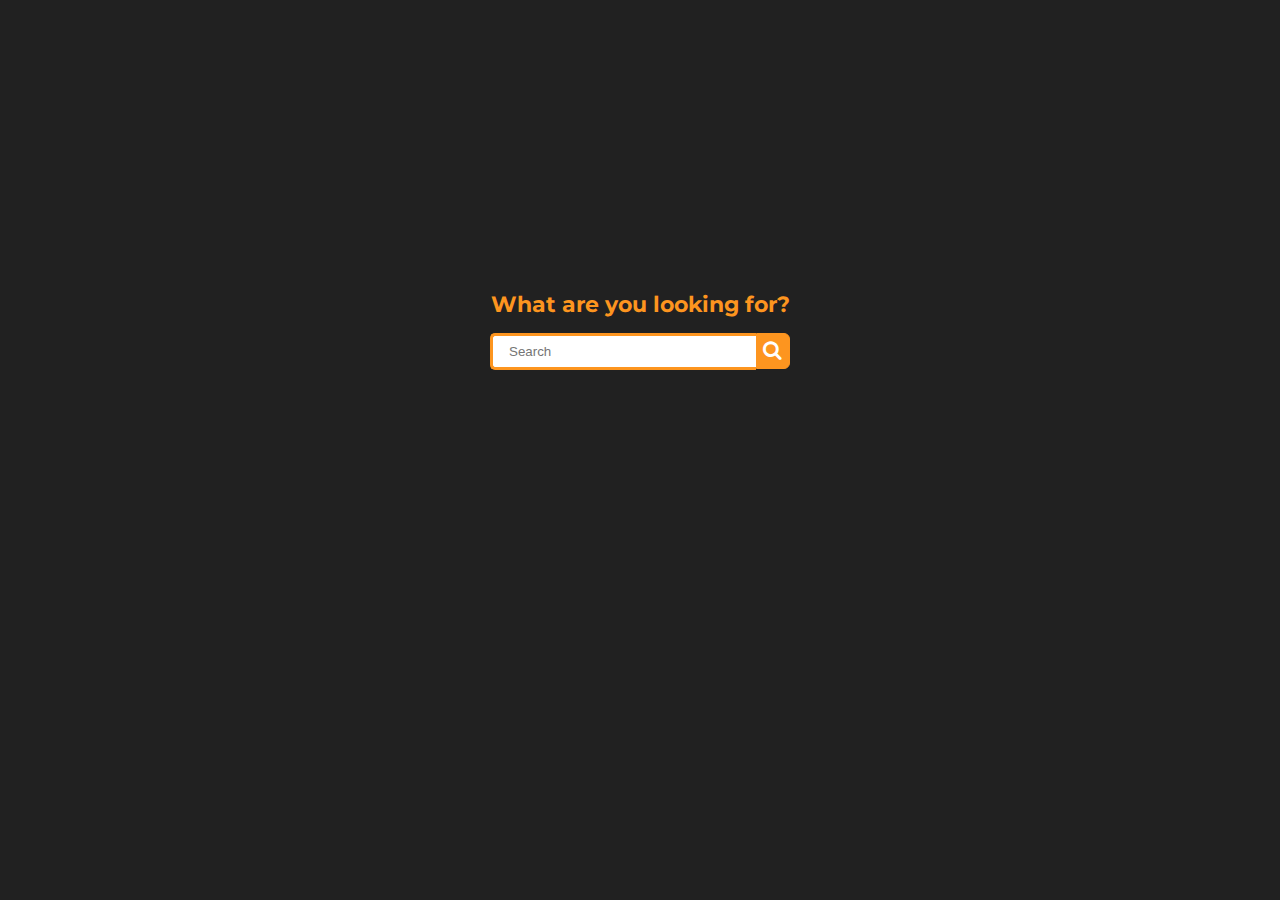
<file: debouce/index.html>
<!DOCTYPE html>
<html lang="en">
<head>
  <meta charset="UTF-8">
  <meta name="viewport" content="width=device-width, initial-scale=1.0">
  <title>Debounce</title>

  <link rel="stylesheet" href="styles.css">
  <link rel="stylesheet" href="https://maxcdn.bootstrapcdn.com/font-awesome/4.4.0/css/font-awesome.min.css">
</head>
<body>
    
  <div class="wrap">
    <h1>What are you looking for?</h1>
    <div class="search">
      <input type="text" placeholder="Search">
      <button type="submit">
        <i class="fa fa-search"></i>
    </button>
    </div>
  </div>

  <script src="scripts.js"></script>
</body>
</html>
</file>
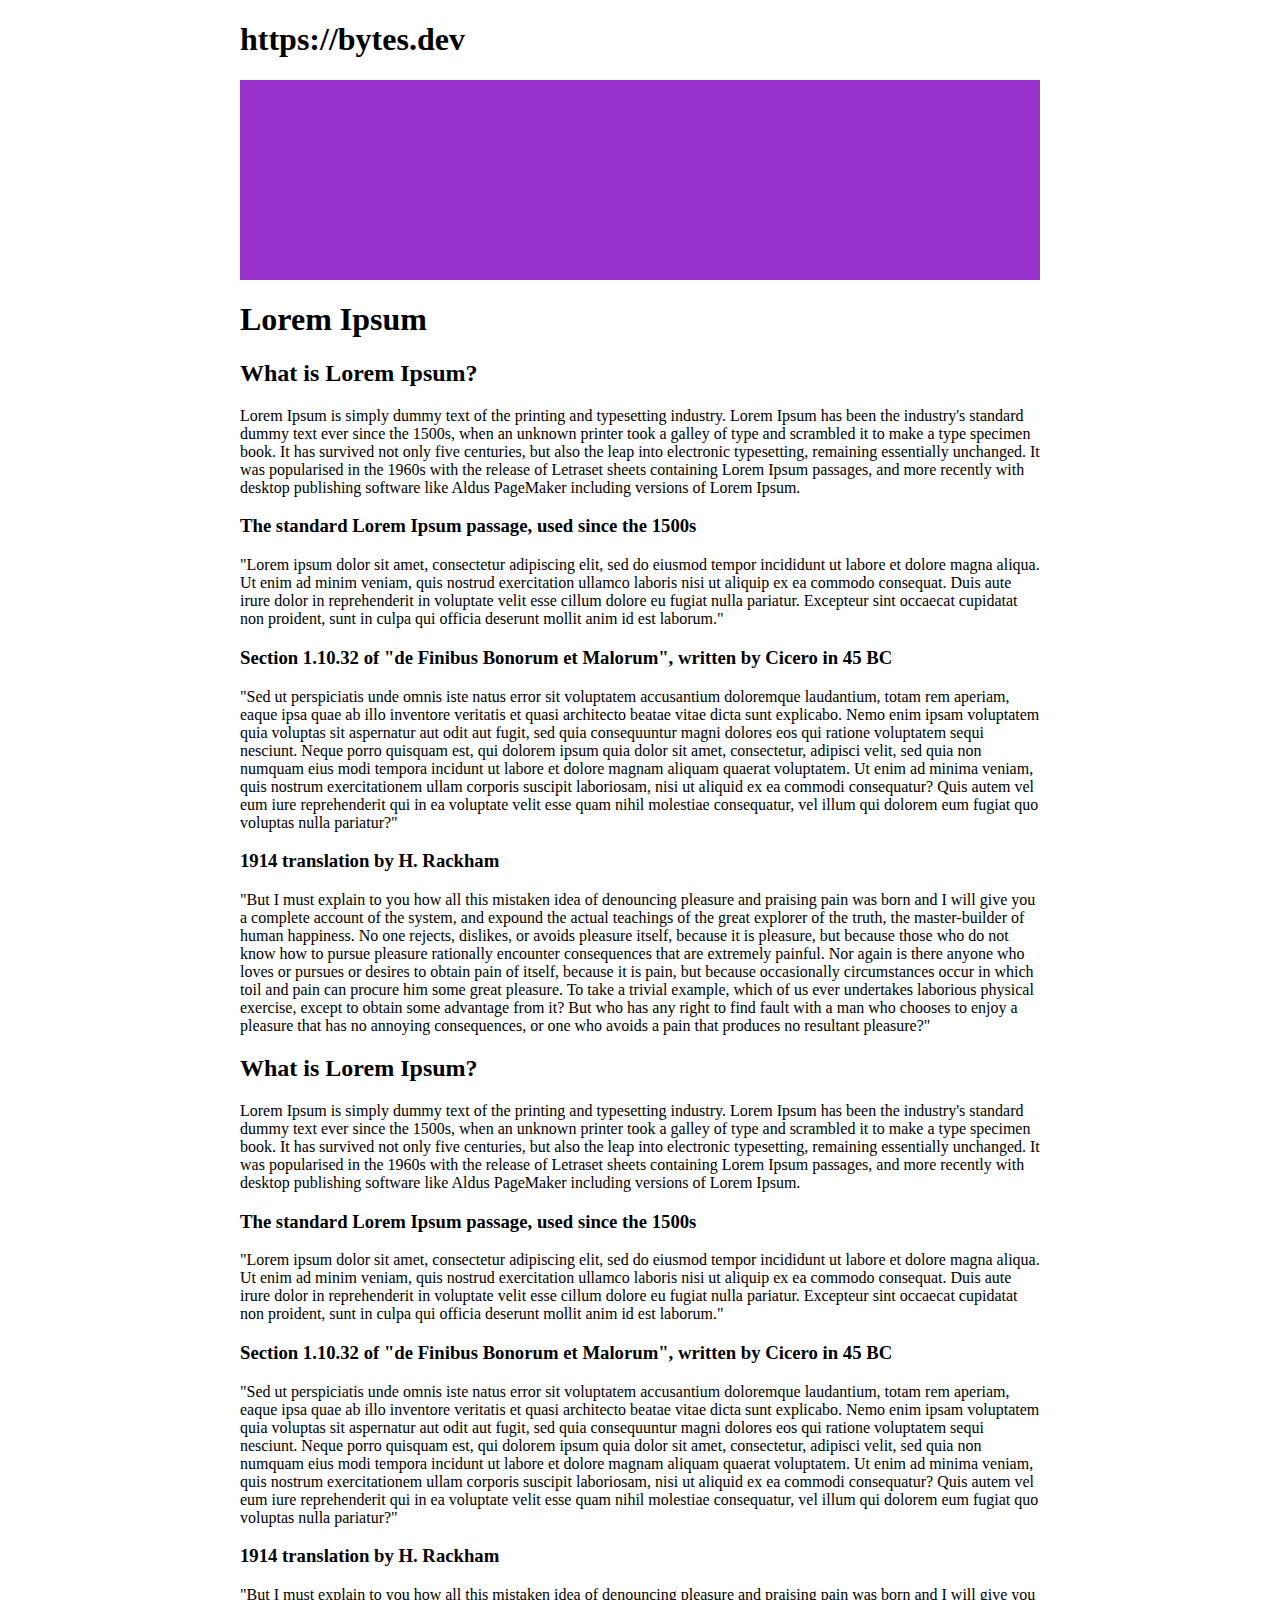
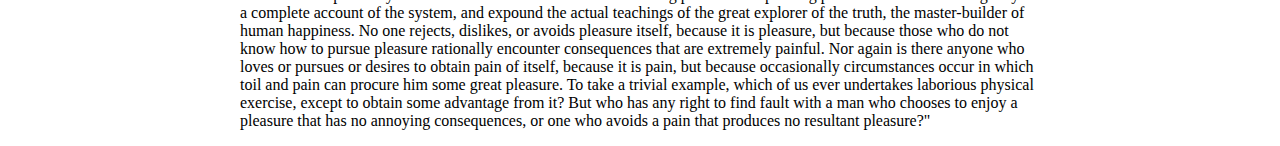
<file: scroll-indicator/index.html>
<!DOCTYPE html>
<html lang="en">
<head>
  <meta charset="UTF-8">
  <meta name="viewport" content="width=device-width, initial-scale=1.0">
  <title>Scroll Indicator</title>

  <style>
    body {
      max-width: 800px;
      margin: 0 auto;
    }

    #header {
      width: 100%;
      height: 200px;
      background-color: darkorchid;
    }

    .title a {
      color: black;
      text-decoration: none;
    }
  </style>
</head>
<body>
  <h1 class="title"><a href="https://bytes.dev">https://bytes.dev</a></h1>
  
  <div id="header"></div>

  <div class='article-content'>
    <h1>Lorem Ipsum</h1>
    <h2>What is Lorem Ipsum?</h2>
    <p>Lorem Ipsum is simply dummy text of the printing and typesetting industry. Lorem Ipsum has been the industry's standard dummy text ever since the 1500s, when an unknown printer took a galley of type and scrambled it to make a type specimen book. It has survived not only five centuries, but also the leap into electronic typesetting, remaining essentially unchanged. It was popularised in the 1960s with the release of Letraset sheets containing Lorem Ipsum passages, and more recently with desktop publishing software like Aldus PageMaker including versions of Lorem Ipsum.</p>
    <h3>The standard Lorem Ipsum passage, used since the 1500s</h3>
    <p>"Lorem ipsum dolor sit amet, consectetur adipiscing elit, sed do eiusmod tempor incididunt ut labore et dolore magna aliqua. Ut enim ad minim veniam, quis nostrud exercitation ullamco laboris nisi ut aliquip ex ea commodo consequat. Duis aute irure dolor in reprehenderit in voluptate velit esse cillum dolore eu fugiat nulla pariatur. Excepteur sint occaecat cupidatat non proident, sunt in culpa qui officia deserunt mollit anim id est laborum."</p>
    <h3>Section 1.10.32 of "de Finibus Bonorum et Malorum", written by Cicero in 45 BC</h3>
    <p>"Sed ut perspiciatis unde omnis iste natus error sit voluptatem accusantium doloremque laudantium, totam rem aperiam, eaque ipsa quae ab illo inventore veritatis et quasi architecto beatae vitae dicta sunt explicabo. Nemo enim ipsam voluptatem quia voluptas sit aspernatur aut odit aut fugit, sed quia consequuntur magni dolores eos qui ratione voluptatem sequi nesciunt. Neque porro quisquam est, qui dolorem ipsum quia dolor sit amet, consectetur, adipisci velit, sed quia non numquam eius modi tempora incidunt ut labore et dolore magnam aliquam quaerat voluptatem. Ut enim ad minima veniam, quis nostrum exercitationem ullam corporis suscipit laboriosam, nisi ut aliquid ex ea commodi consequatur? Quis autem vel eum iure reprehenderit qui in ea voluptate velit esse quam nihil molestiae consequatur, vel illum qui dolorem eum fugiat quo voluptas nulla pariatur?"</p>
    <h3>1914 translation by H. Rackham</h3>
    <p>"But I must explain to you how all this mistaken idea of denouncing pleasure and praising pain was born and I will give you a complete account of the system, and expound the actual teachings of the great explorer of the truth, the master-builder of human happiness. No one rejects, dislikes, or avoids pleasure itself, because it is pleasure, but because those who do not know how to pursue pleasure rationally encounter consequences that are extremely painful. Nor again is there anyone who loves or pursues or desires to obtain pain of itself, because it is pain, but because occasionally circumstances occur in which toil and pain can procure him some great pleasure. To take a trivial example, which of us ever undertakes laborious physical exercise, except to obtain some advantage from it? But who has any right to find fault with a man who chooses to enjoy a pleasure that has no annoying consequences, or one who avoids a pain that produces no resultant pleasure?"</p>
    <h2>What is Lorem Ipsum?</h2>
    <p>Lorem Ipsum is simply dummy text of the printing and typesetting industry. Lorem Ipsum has been the industry's standard dummy text ever since the 1500s, when an unknown printer took a galley of type and scrambled it to make a type specimen book. It has survived not only five centuries, but also the leap into electronic typesetting, remaining essentially unchanged. It was popularised in the 1960s with the release of Letraset sheets containing Lorem Ipsum passages, and more recently with desktop publishing software like Aldus PageMaker including versions of Lorem Ipsum.</p>
    <h3>The standard Lorem Ipsum passage, used since the 1500s</h3>
    <p>"Lorem ipsum dolor sit amet, consectetur adipiscing elit, sed do eiusmod tempor incididunt ut labore et dolore magna aliqua. Ut enim ad minim veniam, quis nostrud exercitation ullamco laboris nisi ut aliquip ex ea commodo consequat. Duis aute irure dolor in reprehenderit in voluptate velit esse cillum dolore eu fugiat nulla pariatur. Excepteur sint occaecat cupidatat non proident, sunt in culpa qui officia deserunt mollit anim id est laborum."</p>
    <h3>Section 1.10.32 of "de Finibus Bonorum et Malorum", written by Cicero in 45 BC</h3>
    <p>"Sed ut perspiciatis unde omnis iste natus error sit voluptatem accusantium doloremque laudantium, totam rem aperiam, eaque ipsa quae ab illo inventore veritatis et quasi architecto beatae vitae dicta sunt explicabo. Nemo enim ipsam voluptatem quia voluptas sit aspernatur aut odit aut fugit, sed quia consequuntur magni dolores eos qui ratione voluptatem sequi nesciunt. Neque porro quisquam est, qui dolorem ipsum quia dolor sit amet, consectetur, adipisci velit, sed quia non numquam eius modi tempora incidunt ut labore et dolore magnam aliquam quaerat voluptatem. Ut enim ad minima veniam, quis nostrum exercitationem ullam corporis suscipit laboriosam, nisi ut aliquid ex ea commodi consequatur? Quis autem vel eum iure reprehenderit qui in ea voluptate velit esse quam nihil molestiae consequatur, vel illum qui dolorem eum fugiat quo voluptas nulla pariatur?"</p>
    <h3>1914 translation by H. Rackham</h3>
    <p>"But I must explain to you how all this mistaken idea of denouncing pleasure and praising pain was born and I will give you a complete account of the system, and expound the actual teachings of the great explorer of the truth, the master-builder of human happiness. No one rejects, dislikes, or avoids pleasure itself, because it is pleasure, but because those who do not know how to pursue pleasure rationally encounter consequences that are extremely painful. Nor again is there anyone who loves or pursues or desires to obtain pain of itself, because it is pain, but because occasionally circumstances occur in which toil and pain can procure him some great pleasure. To take a trivial example, which of us ever undertakes laborious physical exercise, except to obtain some advantage from it? But who has any right to find fault with a man who chooses to enjoy a pleasure that has no annoying consequences, or one who avoids a pain that produces no resultant pleasure?"</p>
  </div>
  <script src="./script.js"></script>
</body>
</html>
</file>
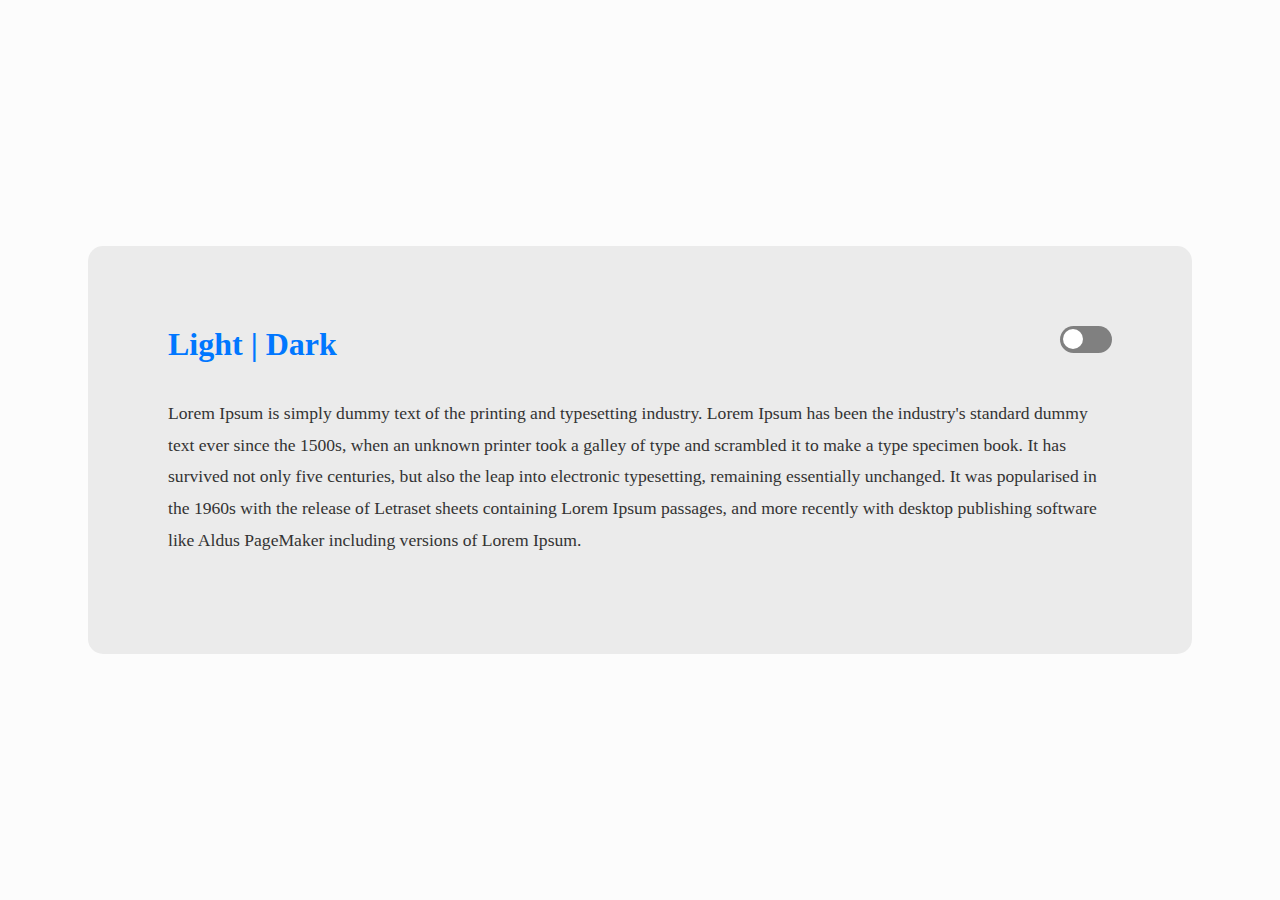
<file: theme-switcher/index.html>
<!DOCTYPE html>
<html lang="en">
<head>
  <meta charset="UTF-8">
  <meta name="viewport" content="width=device-width, initial-scale=1.0">
  <title>Theme Switcher</title>

  <link rel="stylesheet" href="styles.css">
</head>
<body>
  <div class="container">
    <h1>Light | Dark</h1>

    <div class="toggle">
      <input id="switch" type="checkbox" name="switch-theme">
      <label for="switch">Toggle</label>
    </div>

    <p>Lorem Ipsum is simply dummy text of the printing and typesetting industry. Lorem Ipsum has been the industry's standard dummy text ever since the 1500s, when an unknown printer took a galley of type and scrambled it to make a type specimen book. It has survived not only five centuries, but also the leap into electronic typesetting, remaining essentially unchanged. It was popularised in the 1960s with the release of Letraset sheets containing Lorem Ipsum passages, and more recently with desktop publishing software like Aldus PageMaker including versions of Lorem Ipsum.</p>
  </div>

  <script src="scripts.js"></script>
</body>
</html>
</file>
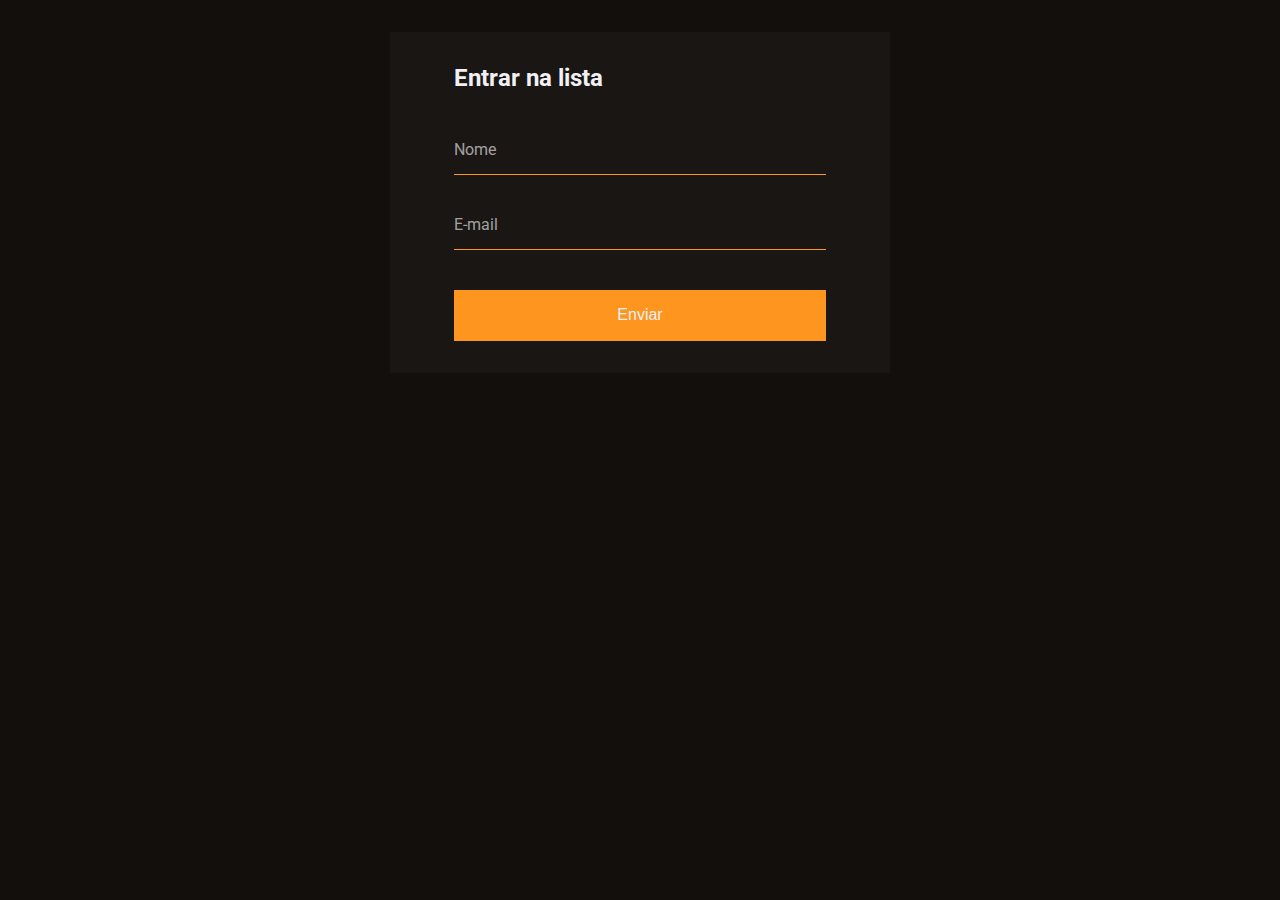
<file: validation-forms/index.html>
<!DOCTYPE html>
<html lang="en">

<head>
  <meta charset="UTF-8">
  <meta name="viewport" content="width=device-width, initial-scale=1.0">
  <title>Form Validation with HTML API</title>

  <link rel="stylesheet" href="styles.css">
  <link rel="stylesheet" href="https://fonts.googleapis.com/css2?family=Roboto:wght@300;700&display=swap">

  <script src="scripts.js" defer></script>
</head>

<body>
  <form action="">
    <h2>Entrar na lista</h2>

    <div class="input">
      <input type="text" required>
      <label>Nome</label>
      <span class="error"></span>
    </div>

    <div class="input">
      <input type="email" required>
      <label>E-mail</label>
      <span class="error"></span>
    </div>

    <button type="submit">Enviar</button>
  </form>
  <script>
    document.querySelector('form')
      .addEventListener('submit', event => {
        console.log('enviar formulário')
        event.preventDefault()
      })
  </script>
</body>

</html>
</file>
<file: debouce/styles.css>
@import url('https://fonts.googleapis.com/css2?family=Montserrat:wght@400;700&display=swap');

* { 
    -webkit-font-smoothing: antialiased;
}

:root {
  --primary-color: #fd951f;
}

html {
  font-size: 62.5%;
}

body{
  background: #212121;
  
  font-family: 'Montserrat', sans-serif;
}

h1 {
  color: var(--primary-color);
  font-size: 2.2rem;
}

.wrap {
  width: 100%;
  height: 70vh;
 
  display:flex;
  flex-direction: column;
  align-items: center;
  justify-content:center;
}



.search {
  max-width: 300px;
  width: 50%;
  
  display: flex;
}


input {
  width: 100%;
  
  border: 3px solid var(--primary-color);
  border-right: none;
  border-radius: 5px 0 0 5px;
  
  
  padding: 8px 16px;
  
  outline: none;
  
  color: #212121;
}

input:focus{
  color: black;
}

button {
  background: var(--primary-color);
  
  width: 40px;
  height: 36px;
  
  border-radius: 0 6px 6px 0;
  border: 1px solid var(--primary-color);
  
  font-size: 2rem;
  text-align: center;
  color: #fff;
  
  cursor: pointer;
}
</file>
<file: theme-switcher/styles.css>
html {
  height: 100%;
  font-family: 'Montserrat';

  display: grid;
  align-items: center;
  justify-items: center;

  --bg: #FCFCFC;
  --bg-panel: #EBEBEB;
  --color-headings: #0077FF;
  --color-text: #333333;
}

body {
  background-color: var(--bg);
  transition: 0.2s;
}

.container {
  background-color: var(--bg-panel);
  transition: 0.2s;

  margin: 5em;
  padding: 5em;

  border-radius: 15px;

  display: grid;
  grid-template-columns: 80% auto;
  grid-template-rows: auto auto;
  grid-template-areas: 
      "title switch"
      "content content"
  ;
}

h1 {
  margin: 0;
  color: var(--color-headings);
  transition: 0.2s;
}

p {
  color: var(--color-text);
  transition: 0.2s;
  grid-area: content;
  font-size: 1.1em;
  line-height: 1.8em;
  margin-top: 2em;
}

input[type=checkbox]{
  height: 0;
  width: 0;
  visibility: hidden;
}

label {
  cursor: pointer;
  text-indent: -9999px;
  width: 52px;
  height: 27px;
  background: grey;
  float: right;
  border-radius: 100px;
  position: relative;
}

label::after{
  content: '';
  position: absolute;
  top: 3px;
  left: 3px;
  width: 20px;
  height: 20px;
  background-color: white;
  border-radius: 90px;
  transition: 0.3s;
}

input:checked + label {
  background-color: var(--color-headings);
}

input:checked + label::after {
  left: calc(100% - 5px);
  transform: translateX(-100%);
}

label:active:after {
  width: 45px;
}
</file>
<file: validation-forms/styles.css>
:root {
  --primary-color: #fd951f;
  --bg-color: #130f0d;
  --text-color: #f0f0f5;
  --light-color: rgba(255, 255, 255, 0.04);
}

* {
  margin: 0;
  padding: 0;
  box-sizing: border-box;
}

html {
  font-family: "Roboto", sans-serif;
  height: 100%;
}

body {
  height: 100vh;

  display: flex;
  flex-direction: column;

  background-color: var(--bg-color);
  color: var(--text-color);
}

form {
  background: rgba(255, 255, 255, 0.03);

  width: 100%;
  max-width: 500px;

  margin: 32px auto;
  padding: 32px 64px;

  display: flex;
  flex-direction: column;
}

form h2 {
  margin-bottom: 32px;
}

div.input {
  margin-bottom: 24px;
  position: relative;
}

input, button {
  -moz-appearance: none;
  -webkit-appearance: none;
  appearance: none;

  width: 100%;

  padding: 16px 0;

  border: none;
  border-bottom: 1px solid var(--primary-color);

  background-color: transparent;

  outline: none;

  color: var(--text-color);
  font-size: 1em;
}

button {
  margin-top: 16px;
  background-color: var(--primary-color);
}

input ~ label {
  position: absolute;
  top: 16px;
  left: 0;

  color: rgba(255, 255, 255, 0.6);

  transition: .4s;
}

input:focus ~ label,
input:valid ~ label {
  transform: translateY(-24px);
  font-size: 0.8em;
  letter-spacing: 0.1em;
}

.input span.error {
  display: flex;

  padding: 0;

  background-color: rgba(255, 0, 0, 0.2);
}

.input span.error.active {
  border: 1px solid red;
  padding: 0.4em;
}
</file>
